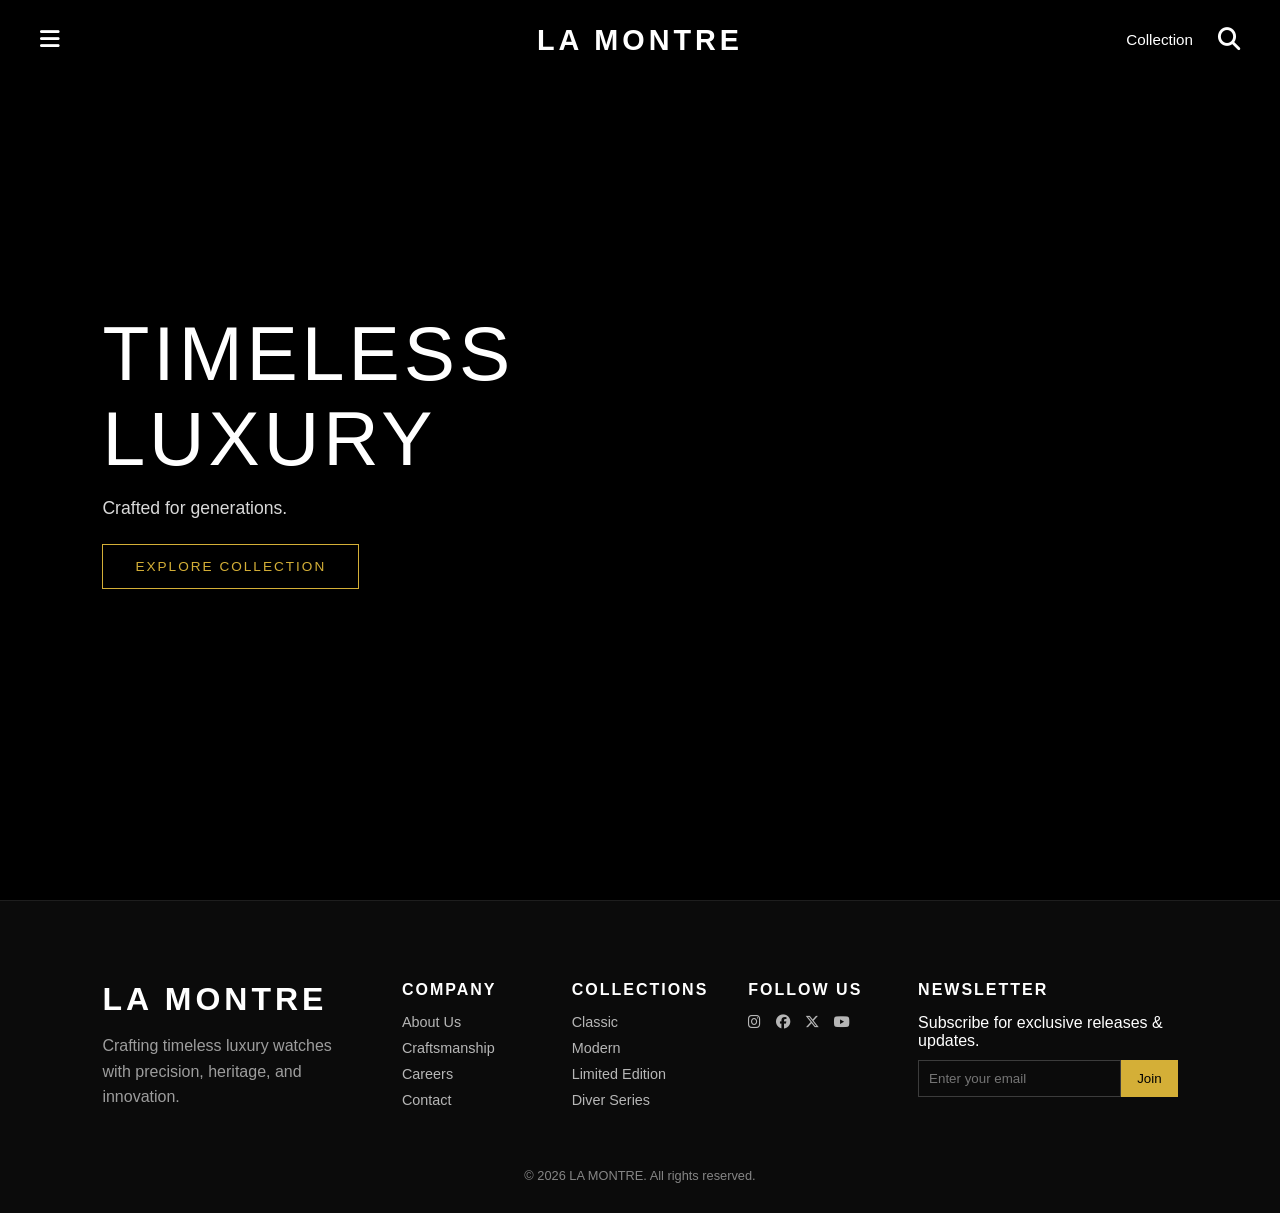
<file: index.html>
<!DOCTYPE html>
<html lang="en">
<head>
    <meta charset="UTF-8">
    <meta name="viewport" content="width=device-width, initial-scale=1.0">
    <meta name="description" content="La Montre luxury watches crafted with precision, heritage and innovation.">
    <meta name="keywords" content="Luxury Watches, Swiss Watches, La Montre, Premium Timepieces">
    <meta name="author" content="La Montre">



    <title>La Montre</title>

    <link rel="icon" type="image/png" href="logo.png">

    <link rel="stylesheet" href="style.css">
    <link rel="stylesheet" href="footer.css">

    <!-- Font Awesome -->
    <link rel="stylesheet"
          href="https://cdnjs.cloudflare.com/ajax/libs/font-awesome/6.5.1/css/all.min.css">

    <script src="functions.js" defer></script>
</head>

<body>

<!-- HEADER -->
<header class="header">

    <!-- LEFT -->
    <div class="header-left">
        <button class="hamburger" aria-label="Open navigation menu">
            <i class="fa-solid fa-bars"></i>
        </button>
    </div>

    <!-- CENTER (TRUE CENTER FIX) -->
    <div class="logo">
        <a href="#">LA MONTRE</a>
    </div>

    <!-- RIGHT -->
    <div class="header-right">

        <nav class="nav-menu">
            <ul>
                <li><a href="#">Collection</a></li>
            </ul>
        </nav>
        <button class="search-btn" aria-label="Search">
            <i class="fa-solid fa-magnifying-glass"></i>
        </button>

    </div>

</header>

<!-- Sidebar Menu -->
<aside id="sideMenu" class="side-menu">

    <div class="horizontal-links">
        <a href="featured-collection.html">Featured Collection</a>
        <a href="brand-story.html">Brand Story</a>
        <a href="featured-partners.html">Partners</a>
    </div>

    <hr>

    <div class="vertical-links">
        <a href="watch-showcase.html">Watch Showcase</a>
        <a href="latest-news.html">Latest News</a>
    </div>

</aside>

<!-- Overlay -->
<div id="overlay" class="overlay"></div>

<!-- HERO -->
<section class="hero">

    <!-- VIDEOS -->
    <div class="hero-video active">
        <video autoplay muted loop playsinline preload="metadata">
            <source src="watch 1.mp4" type="video/mp4">
        </video>
    </div>

    <div class="hero-video">
        <video autoplay muted loop playsinline preload="metadata">
            <source src="watch 2.mp4" type="video/mp4">
        </video>
    </div>

    <div class="hero-video">
        <video autoplay muted loop playsinline preload="metadata">
            <source src="watch 3.mp4" type="video/mp4">
        </video>
    </div>


    <!-- TEXT SLIDES -->
    <div class="hero-text active">
        <div class="text-inner">
            <h1>Timeless Luxury</h1>
            <p>Crafted for generations.</p>
            <a href="#collection" class="hero-btn">Explore Collection</a>
        </div>
    </div>

    <div class="hero-text">
        <div class="text-inner">
            <h1>Precision in Motion</h1>
            <p>Engineering elegance into every second.</p>
            <a href="#collection" class="hero-btn">Discover Craft</a>
        </div>
    </div>

    <div class="hero-text">
        <div class="text-inner">
            <h1>Modern Heritage</h1>
            <p>Where tradition meets innovation.</p>
            <a href="#collection" class="hero-btn">View Collection</a>
        </div>
    </div>

</section>

<footer class="footer">

    <div class="footer-container">

        <!-- BRAND -->
        <div class="footer-col brand">
            <h2>LA MONTRE</h2>
            <p>Crafting timeless luxury watches with precision, heritage, and innovation.</p>
        </div>

        <!-- COMPANY -->
        <div class="footer-col">
            <h3>Company</h3>
            <a href="#">About Us</a>
            <a href="#">Craftsmanship</a>
            <a href="#">Careers</a>
            <a href="#">Contact</a>
        </div>

        <!-- COLLECTIONS -->
        <div class="footer-col">
            <h3>Collections</h3>
            <a href="#">Classic</a>
            <a href="#">Modern</a>
            <a href="#">Limited Edition</a>
            <a href="#">Diver Series</a>
        </div>

        <!-- SOCIAL -->
        <div class="footer-col">
            <h3>Follow Us</h3>
            <div class="socials">
                <a href="#"><i class="fa-brands fa-instagram"></i></a>
                <a href="#"><i class="fa-brands fa-facebook"></i></a>
                <a href="#"><i class="fa-brands fa-x-twitter"></i></a>
                <a href="#"><i class="fa-brands fa-youtube"></i></a>
            </div>
        </div>

        <!-- NEWSLETTER -->
        <div class="footer-col newsletter">
            <h3>Newsletter</h3>
            <p>Subscribe for exclusive releases & updates.</p>

            <form>
                <input
                        type="email"
                        placeholder="Enter your email"
                        aria-label="Email address">
                <button type="submit">Join</button>
            </form>
        </div>

    </div>

    <div class="footer-bottom">
        <p>© 2026 LA MONTRE. All rights reserved.</p>
    </div>

</footer>

</body>

</html>
</file>
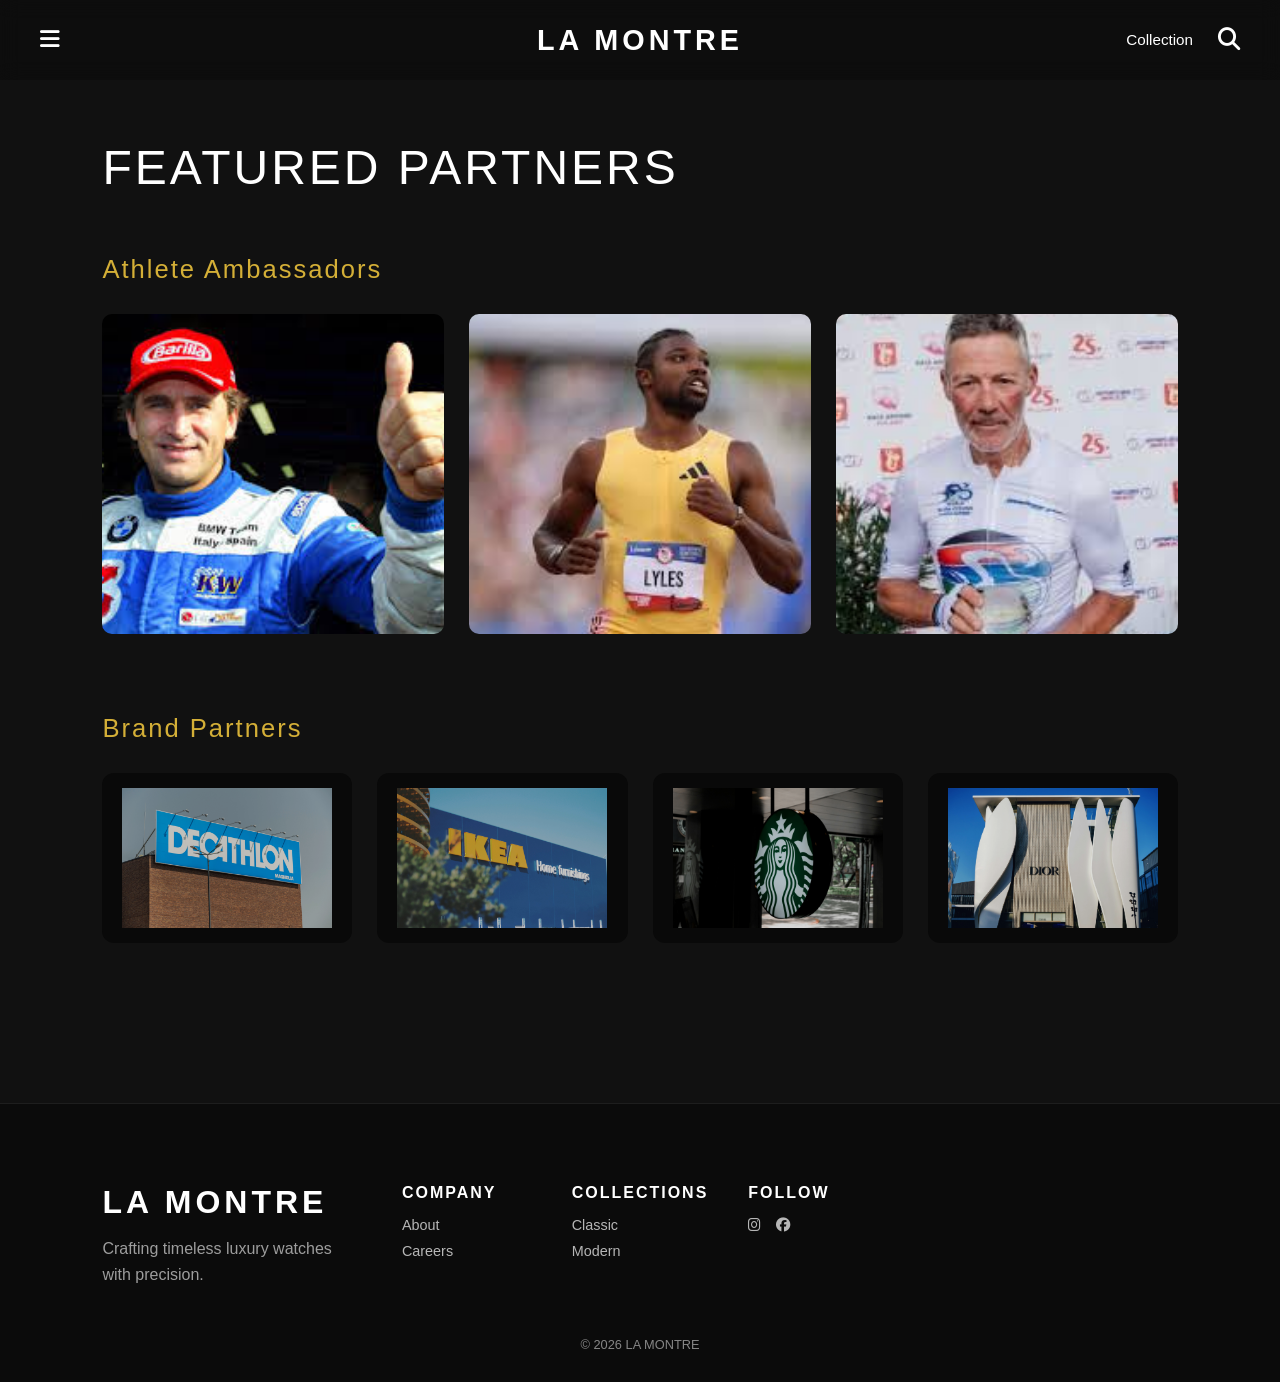
<file: featured-partners.html>
<!DOCTYPE html>
<html lang="en">
<head>
    <meta charset="UTF-8">
    <meta name="viewport" content="width=device-width, initial-scale=1.0">
    <title>Featured Partners | La Montre</title>
    <meta name="description" content="Luxury watches crafted with precision, heritage and innovation.">
    <meta name="keywords" content="Luxury Watches, Premium Watches, La Montre">
    <meta name="author" content="La Montre">

    <link rel="icon" type="image/png" href="logo.png">

    <link rel="stylesheet" href="style.css">
    <link rel="stylesheet" href="partners.css">
    <link rel="stylesheet" href="footer.css">

    <link rel="stylesheet"
          href="https://cdnjs.cloudflare.com/ajax/libs/font-awesome/6.5.1/css/all.min.css">

    <script src="functions.js" defer></script>
    <script src="partners.js" defer></script>
</head>

<body>

<!-- HEADER -->
<header class="header">

    <div class="header-left">
        <button class="hamburger">
            <i class="fa-solid fa-bars"></i>
        </button>
    </div>

    <div class="logo">
        <a href="index.html">LA MONTRE</a>
    </div>

    <div class="header-right">
        <nav class="nav-menu">
            <ul>
                <li><a href="#">Collection</a></li>
            </ul>
        </nav>

        <button class="search-btn">
            <i class="fa-solid fa-magnifying-glass"></i>
        </button>
    </div>

</header>

<!-- SIDEBAR -->
<aside id="sideMenu" class="side-menu">

    <div class="horizontal-links">
        <a href="featured-collection.html">Featured Collection</a>
        <a href="brand-story.html">Brand Story</a>
        <a href="partners.html">Partners</a>
    </div>

    <hr>

    <div class="vertical-links">
        <a href="watch-showcase.html">Watch Showcase</a>
        <a href="latest-news.html">Latest News</a>
    </div>

</aside>

<div id="overlay" class="overlay"></div>

<!-- MAIN -->
<main class="partners">

    <h1 class="page-title">Featured Partners</h1>

    <!-- ATHLETES -->
    <section class="block">

        <h2 class="block-title">Athlete Ambassadors</h2>

        <div class="athlete-grid">

            <div class="athlete-card">
                <img src="athlete1.jfif" loading="lazy" alt="">
                <div class="info">
                    <h3>Alex Carter</h3>
                    <p>Formula Racing Champion</p>
                </div>
            </div>

            <div class="athlete-card">
                <img src="athlete2.jfif" loading="lazy" alt="">
                <div class="info">
                    <h3>James Lee</h3>
                    <p>Olympic Sprinter</p>
                </div>
            </div>

            <div class="athlete-card">
                <img src="athlete3.jfif" loading="lazy" alt="">
                <div class="info">
                    <h3>Michael Torres</h3>
                    <p>Endurance Cyclist</p>
                </div>
            </div>

        </div>

    </section>

    <!-- BRANDS -->
    <section class="block">

        <h2 class="block-title">Brand Partners</h2>

        <div class="brand-grid">

            <div class="brand-card">
                <img src="brand1.jpg" loading="lazy" alt="">
            </div>

            <div class="brand-card">
                <img src="brand2.jpg" loading="lazy" alt="">
            </div>

            <div class="brand-card">
                <img src="brand3.jpg" loading="lazy" alt="">
            </div>

            <div class="brand-card">
                <img src="brand4.jpg" loading="lazy" alt="">
            </div>

        </div>

    </section>

</main>

<!-- FOOTER -->
<footer class="footer">
    <div class="footer-container">

        <div class="footer-col brand">
            <h2>LA MONTRE</h2>
            <p>Crafting timeless luxury watches with precision.</p>
        </div>

        <div class="footer-col">
            <h3>Company</h3>
            <a href="#">About</a>
            <a href="#">Careers</a>
        </div>

        <div class="footer-col">
            <h3>Collections</h3>
            <a href="#">Classic</a>
            <a href="#">Modern</a>
        </div>

        <div class="footer-col">
            <h3>Follow</h3>
            <div class="socials">
                <a href="#"><i class="fa-brands fa-instagram"></i></a>
                <a href="#"><i class="fa-brands fa-facebook"></i></a>
            </div>
        </div>

    </div>

    <div class="footer-bottom">
        <p>© 2026 LA MONTRE</p>
    </div>
</footer>

</body>
</html>
</file>
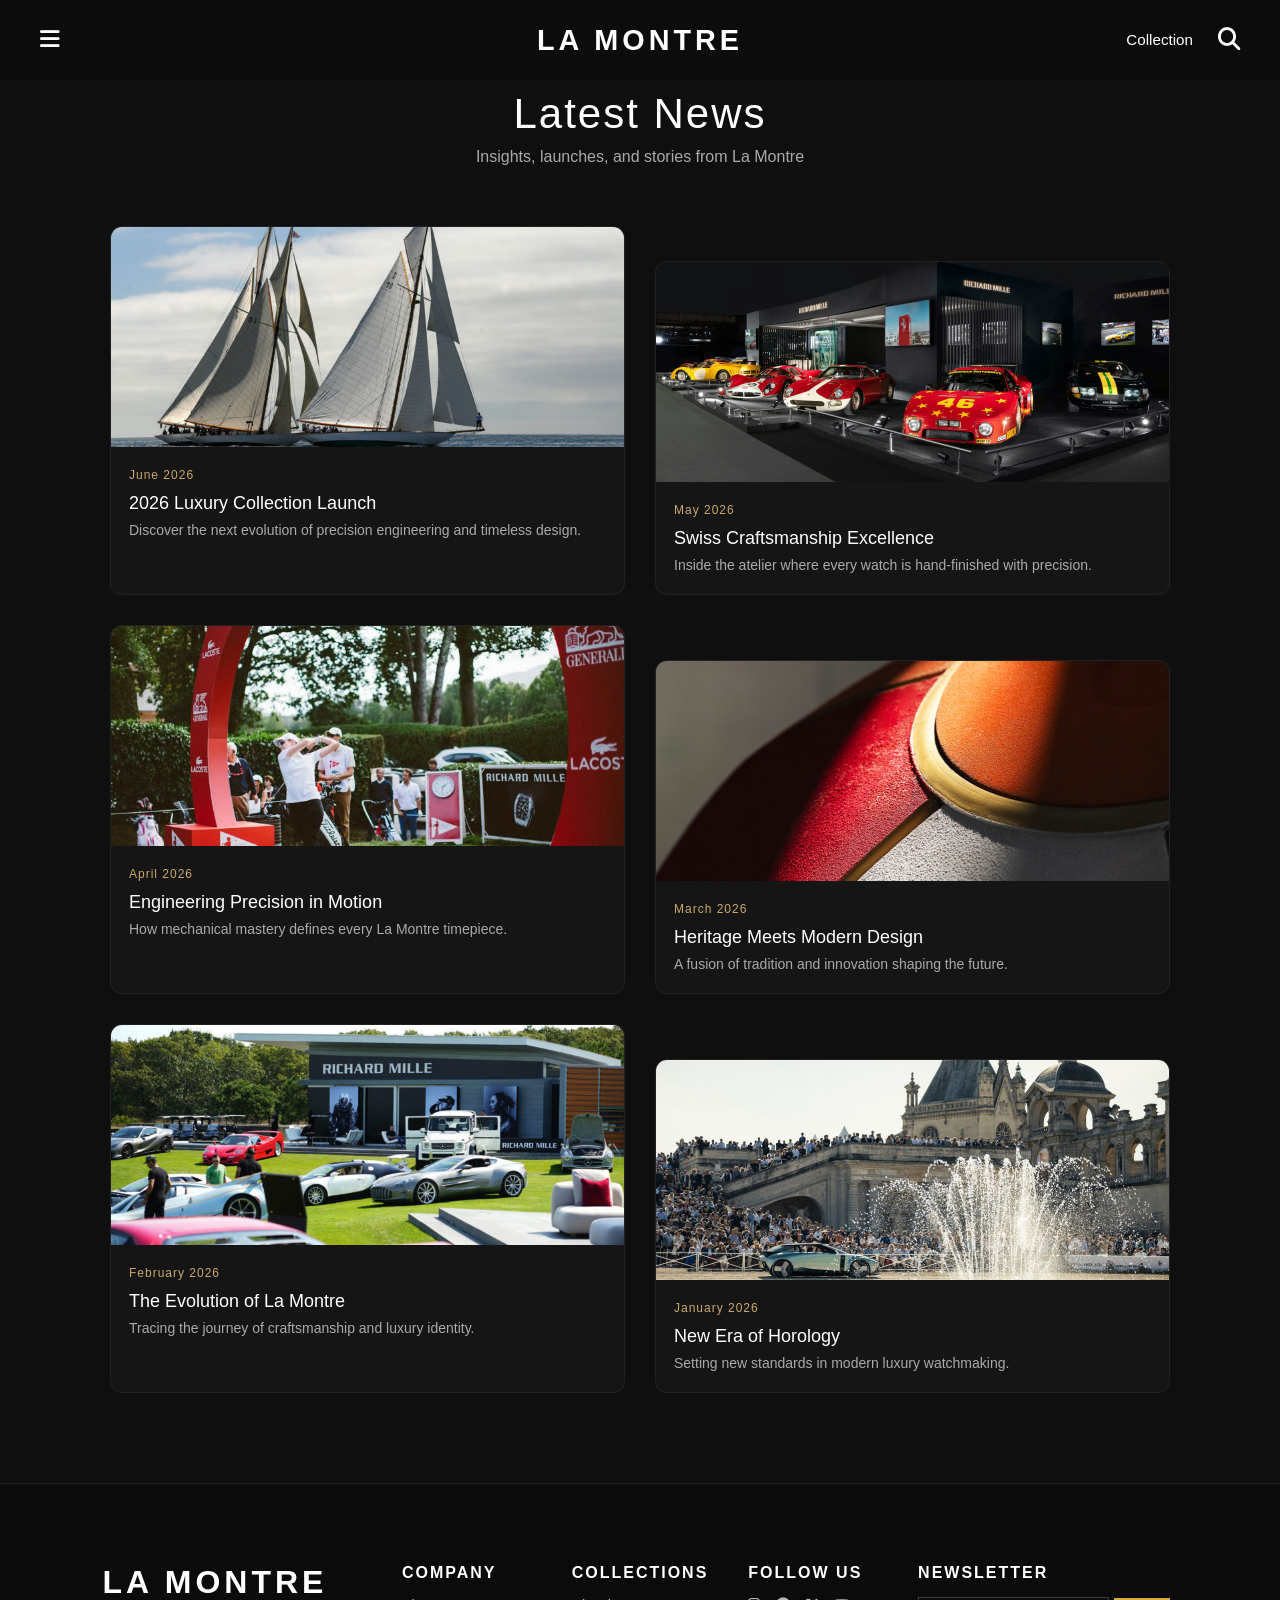
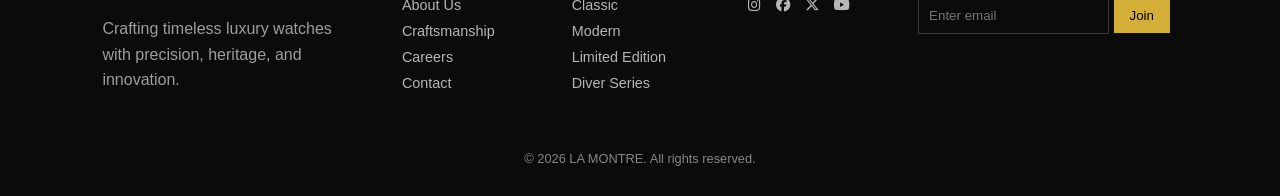
<file: latest-news.html>
<!DOCTYPE html>
<html lang="en">
<head>
    <meta charset="UTF-8">
    <meta name="viewport" content="width=device-width, initial-scale=1.0">
    <meta name="description" content="Luxury watches crafted with precision, heritage and innovation.">
    <meta name="keywords" content="Luxury Watches, Premium Watches, La Montre">
    <meta name="author" content="La Montre">

    <title>Latest News - La Montre</title>

    <link rel="icon" type="image/png" href="logo.png">

    <link rel="stylesheet" href="style.css">
    <link rel="stylesheet" href="footer.css">
    <link rel="stylesheet" href="news.css">

    <link rel="stylesheet"
          href="https://cdnjs.cloudflare.com/ajax/libs/font-awesome/6.5.1/css/all.min.css">

    <script src="functions.js" defer></script>
</head>

<body>

<!-- HEADER -->
<header class="header">

    <div class="header-left">
        <button class="hamburger">
            <i class="fa-solid fa-bars"></i>
        </button>
    </div>

    <div class="logo">
        <a href="index.html">LA MONTRE</a>
    </div>

    <div class="header-right">

        <nav class="nav-menu">
            <ul>
                <li><a href="#">Collection</a></li>
            </ul>
        </nav>

        <button class="search-btn">
            <i class="fa-solid fa-magnifying-glass"></i>
        </button>

    </div>

</header>

<!-- SIDEBAR -->
<aside id="sideMenu" class="side-menu">

    <div class="horizontal-links">
        <a href="featured-collection.html">Featured Collection</a>
        <a href="brand-story.html">Brand Story</a>
        <a href="featured-partners.html">Partners</a>
    </div>

    <hr>

    <div class="vertical-links">
        <a href="watch-showcase.html">Watch Showcase</a>
        <a href="latest-news.html" class="active">Latest News</a>
    </div>

</aside>

<div id="overlay" class="overlay"></div>

<!-- ================= NEWS ================= -->
<section class="news">

    <div class="container">

        <!-- HEADER -->
        <div class="section-header">
            <h1>Latest News</h1>
            <p>Insights, launches, and stories from La Montre</p>
        </div>

        <!-- GRID -->
        <div class="news-grid">

            <article class="news-card">
                <img src="news1.avif" alt="Luxury watch news" loading="lazy">
                <div class="news-content">
                    <span class="date">June 2026</span>
                    <h3>2026 Luxury Collection Launch</h3>
                    <p>Discover the next evolution of precision engineering and timeless design.</p>
                </div>
            </article>

            <article class="news-card">
                <img src="news2.avif" alt="Luxury watch news" loading="lazy">
                <div class="news-content">
                    <span class="date">May 2026</span>
                    <h3>Swiss Craftsmanship Excellence</h3>
                    <p>Inside the atelier where every watch is hand-finished with precision.</p>
                </div>
            </article>

            <article class="news-card">
                <img src="news3.avif" alt="Luxury watch news" loading="lazy">
                <div class="news-content">
                    <span class="date">April 2026</span>
                    <h3>Engineering Precision in Motion</h3>
                    <p>How mechanical mastery defines every La Montre timepiece.</p>
                </div>
            </article>

            <article class="news-card">
                <img src="news4.avif" alt="Luxury watch news" loading="lazy">
                <div class="news-content">
                    <span class="date">March 2026</span>
                    <h3>Heritage Meets Modern Design</h3>
                    <p>A fusion of tradition and innovation shaping the future.</p>
                </div>
            </article>

            <article class="news-card">
                <img src="news5.avif" alt="Luxury watch news" loading="lazy">
                <div class="news-content">
                    <span class="date">February 2026</span>
                    <h3>The Evolution of La Montre</h3>
                    <p>Tracing the journey of craftsmanship and luxury identity.</p>
                </div>
            </article>

            <article class="news-card">
                <img src="news6.avif" alt="Luxury watch news" loading="lazy">
                <div class="news-content">
                    <span class="date">January 2026</span>
                    <h3>New Era of Horology</h3>
                    <p>Setting new standards in modern luxury watchmaking.</p>
                </div>
            </article>

        </div>

    </div>

</section>

<!-- FOOTER -->
<footer class="footer">

    <div class="footer-container">

        <div class="footer-col brand">
            <h2>LA MONTRE</h2>
            <p>Crafting timeless luxury watches with precision, heritage, and innovation.</p>
        </div>

        <div class="footer-col">
            <h3>Company</h3>
            <a href="#">About Us</a>
            <a href="#">Craftsmanship</a>
            <a href="#">Careers</a>
            <a href="#">Contact</a>
        </div>

        <div class="footer-col">
            <h3>Collections</h3>
            <a href="#">Classic</a>
            <a href="#">Modern</a>
            <a href="#">Limited Edition</a>
            <a href="#">Diver Series</a>
        </div>

        <div class="footer-col">
            <h3>Follow Us</h3>
            <div class="socials">
                <a href="#"><i class="fa-brands fa-instagram"></i></a>
                <a href="#"><i class="fa-brands fa-facebook"></i></a>
                <a href="#"><i class="fa-brands fa-x-twitter"></i></a>
                <a href="#"><i class="fa-brands fa-youtube"></i></a>
            </div>
        </div>

        <div class="footer-col newsletter">
            <h3>Newsletter</h3>
            <input type="email" placeholder="Enter email">
            <button>Join</button>
        </div>

    </div>

    <div class="footer-bottom">
        <p>© 2026 LA MONTRE. All rights reserved.</p>
    </div>

</footer>

</body>
</html>
</file>
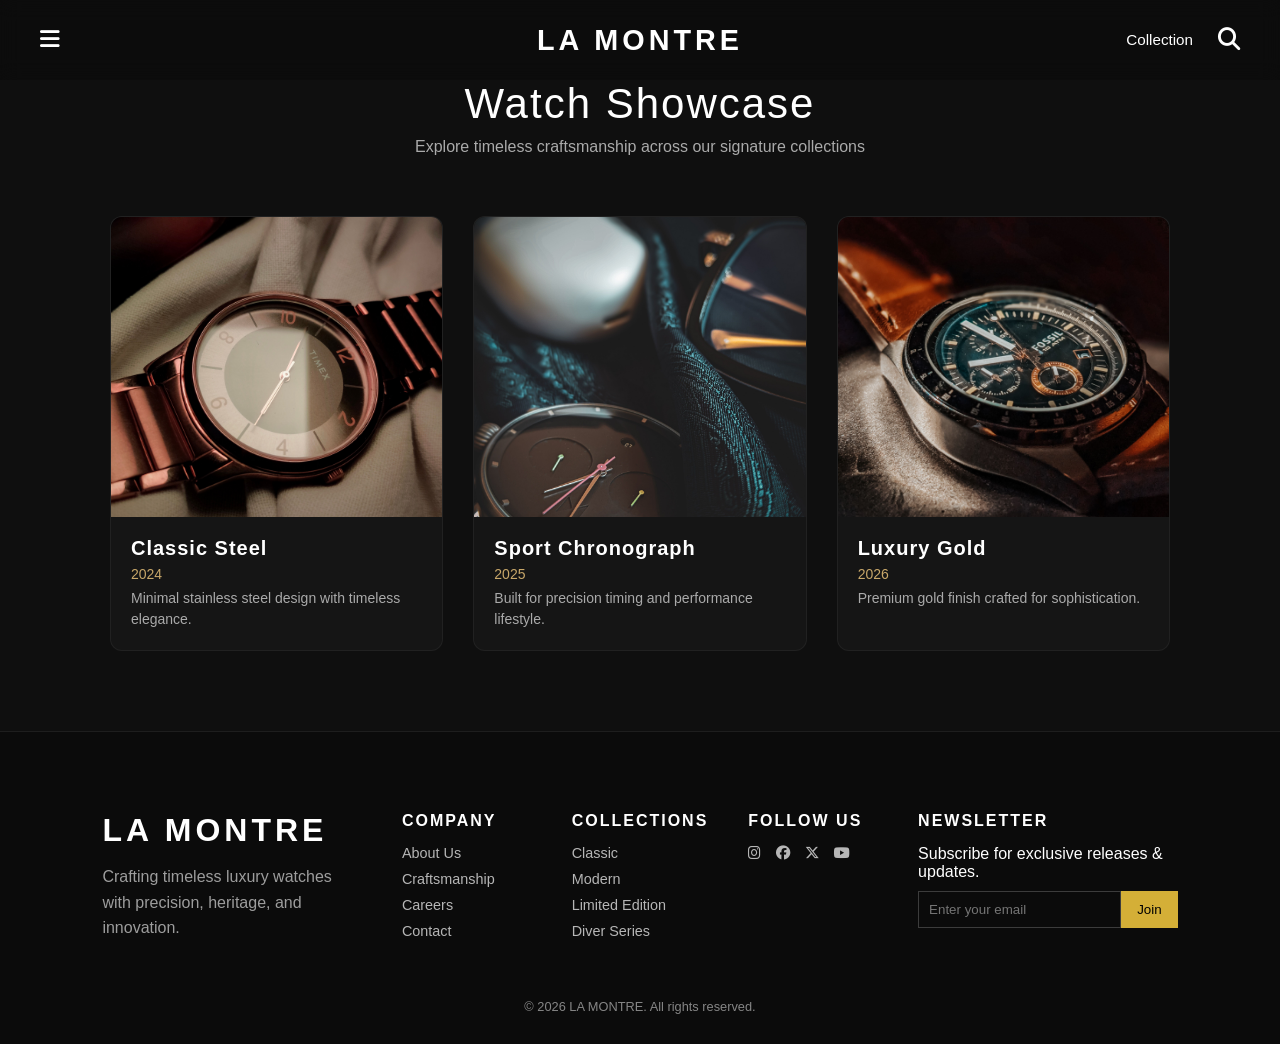
<file: watch-showcase.html>
<!DOCTYPE html>
<html lang="en">
<head>
    <meta charset="UTF-8">
    <meta name="viewport" content="width=device-width, initial-scale=1.0">
    <meta name="description" content="Luxury watches crafted with precision, heritage and innovation.">
    <meta name="keywords" content="Luxury Watches, Premium Watches, La Montre">
    <meta name="author" content="La Montre">

    <title>Watch Showcase - La Montre</title>

    <link rel="icon" type="image/png" href="logo.png">

    <link rel="stylesheet" href="style.css">
    <link rel="stylesheet" href="footer.css">
    <link rel="stylesheet" href="watch.css">

    <!-- Font Awesome -->
    <link rel="stylesheet"
          href="https://cdnjs.cloudflare.com/ajax/libs/font-awesome/6.5.1/css/all.min.css">

    <script src="functions.js" defer></script>
</head>

<body>

<!-- ================= HEADER (SAME AS HOMEPAGE) ================= -->
<header class="header">

    <div class="header-left">
        <button class="hamburger">
            <i class="fa-solid fa-bars"></i>
        </button>
    </div>

    <div class="logo">
        <a href="index.html">LA MONTRE</a>
    </div>

    <div class="header-right">

        <nav class="nav-menu">
            <ul>
                <li><a href="#">Collection</a></li>
            </ul>
        </nav>

        <button class="search-btn">
            <i class="fa-solid fa-magnifying-glass"></i>
        </button>

    </div>

</header>

<!-- ================= SIDEBAR (SAME SYSTEM) ================= -->
<aside id="sideMenu" class="side-menu">

    <div class="horizontal-links">
        <a href="featured-collection.html">Featured Collection</a>
        <a href="brand-story.html">Brand Story</a>
        <a href="featured-partners.html">Partners</a>
    </div>

    <hr>

    <div class="vertical-links">
        <a href="watch-showcase.html" class="active">Watch Showcase</a>
        <a href="latest-news.html">Latest News</a>
    </div>

</aside>

<div id="overlay" class="overlay"></div>

<!-- ================= PAGE CONTENT ================= -->
<section class="watch-section">

    <article class="container">

        <!-- TITLE -->
        <div class="section-header">
            <h1>Watch Showcase</h1>
            <p>Explore timeless craftsmanship across our signature collections</p>
        </div>

        <!-- CARD GRID -->
        <article class="watch-grid">

            <!-- CARD 1 -->
            <article class="watch-card">
                <img src="watch 1.jpg" alt="Classic Steel Watch" loading="lazy">
                <div class="watch-info">
                    <h3>Classic Steel</h3>
                    <p class="year">2024</p>
                    <p class="desc">Minimal stainless steel design with timeless elegance.</p>
                </div>
            </article>

            <!-- CARD 2 -->
            <article class="watch-card">
                <img src="watch 2.jpg" alt="Classic Steel Watch" loading="lazy">
                <div class="watch-info">
                    <h3>Sport Chronograph</h3>
                    <p class="year">2025</p>
                    <p class="desc">Built for precision timing and performance lifestyle.</p>
                </div>
            </article>

            <!-- CARD 3 -->
            <article class="watch-card">
                <img src="watch 3.jpg" alt="Classic Steel Watch" loading="lazy">
                <div class="watch-info">
                    <h3>Luxury Gold</h3>
                    <p class="year">2026</p>
                    <p class="desc">Premium gold finish crafted for sophistication.</p>
                </div>
            </article>

        </div>

    </div>

</section>

<!-- ================= FOOTER (SAME AS HOMEPAGE) ================= -->
<footer class="footer">

    <div class="footer-container">

        <div class="footer-col brand">
            <h2>LA MONTRE</h2>
            <p>Crafting timeless luxury watches with precision, heritage, and innovation.</p>
        </div>

        <div class="footer-col">
            <h3>Company</h3>
            <a href="#">About Us</a>
            <a href="#">Craftsmanship</a>
            <a href="#">Careers</a>
            <a href="#">Contact</a>
        </div>

        <div class="footer-col">
            <h3>Collections</h3>
            <a href="#">Classic</a>
            <a href="#">Modern</a>
            <a href="#">Limited Edition</a>
            <a href="#">Diver Series</a>
        </div>

        <div class="footer-col">
            <h3>Follow Us</h3>
            <div class="socials">
                <a href="#"><i class="fa-brands fa-instagram"></i></a>
                <a href="#"><i class="fa-brands fa-facebook"></i></a>
                <a href="#"><i class="fa-brands fa-x-twitter"></i></a>
                <a href="#"><i class="fa-brands fa-youtube"></i></a>
            </div>
        </div>

        <div class="footer-col newsletter">
            <h3>Newsletter</h3>
            <p>Subscribe for exclusive releases & updates.</p>

            <form>
                <input type="email" placeholder="Enter your email">
                <button type="submit">Join</button>
            </form>
        </div>

    </div>

    <div class="footer-bottom">
        <p>© 2026 LA MONTRE. All rights reserved.</p>
    </div>

</footer>

</body>
</html>
</file>
<file: style.css>
/* =========================
   RESET
========================= */



*{
    margin:0;
    padding:0;
    box-sizing:border-box;
}

body{
    font-family:Arial, Helvetica, sans-serif;
    background:#111;
    overflow-x: hidden;
}

/* =========================
   HEADER
========================= */

.header{
    position:fixed;
    top:0;
    left:0;

    width:100%;
    height:80px;

    display:flex;
    align-items:center;

    padding:0 40px;

    background:rgba(0,0,0,0.2);
    backdrop-filter:blur(10px);

    z-index:1000;
}

/*========================
   LEFT SECTION
========================= */

.header-left{
    flex:1;
    display:flex;
    justify-content:flex-start;
    align-items:center;
}
.logo{
    flex:1;
    display:flex;
    justify-content:center;
    align-items:center;
}

.logo a{
    text-decoration:none;
    color:white;
    font-size:1.8rem;
    font-weight:bold;
    letter-spacing:4px;
}
.header-right{
    flex:1;
    display:flex;
    justify-content:flex-end;
    align-items:center;
    gap:25px;
}

/* =========================
   NAVIGATION
========================= */

.nav-menu ul{
    display:flex;
    align-items:center;
    gap:35px;

    list-style:none;
}

.nav-menu a{
    text-decoration:none;
    color:white;
    font-size:0.95rem;
    transition:0.3s;
}

.nav-menu ul{
    display:flex;
    align-items:center;
    gap:25px;
    list-style:none;
}
.nav-menu a:hover{
    color:#d4af37;
}

/* =========================
   BUTTONS
========================= */

.hamburger,
.search-btn{
    background:none;
    border:none;

    color:white;
    font-size:1.4rem;

    cursor:pointer;

    transition:0.3s;
}

.hamburger:hover,
.search-btn:hover{
    color:#d4af37;
}

/* =========================
   SIDEBAR MENU
========================= */

.side-menu{
    position:fixed;

    top:0;
    left:-300px;

    width:300px;
    height:100vh;

    background:#111;

    display:flex;
    flex-direction:column;

    padding:90px 30px;

    transition:0.4s ease;

    z-index:1200;
}
.horizontal-links{
    display:flex;
    flex-wrap:wrap;
    gap:15px;
    margin-bottom:20px;
}

.vertical-links{
    display:flex;
    flex-direction:column;
}
.side-menu.active{
    left:0;
}

.side-menu a{
    text-decoration:none;
    color:white;

    padding:15px 0;

    border-bottom:1px solid rgba(255,255,255,0.1);

    transition:0.3s;
}

.side-menu a:hover{
    color:#d4af37;
}

.side-menu hr{
    margin:20px 0;
    border:none;
    border-top:1px solid #333;
}

/* =========================
   CLOSE BUTTON
========================= */

.close-btn{
    position:absolute;

    top:20px;
    right:20px;

    background:none;
    border:none;

    color:white;
    font-size:2rem;

    cursor:pointer;
}

/* =========================
   OVERLAY
========================= */

.overlay{
    position:fixed;
    inset:0;

    background:rgba(0,0,0,0.6);

    opacity:0;
    visibility:hidden;

    transition:0.3s;

    z-index:1100;
}

.overlay.active{
    opacity:1;
    visibility:visible;
}

/* =========================
   DEMO HERO SECTION
========================= */
.hero {
    position: relative;
    height: 100vh;
    overflow: hidden;
    background: #000;
}

/* =========================
   VIDEO LAYERS
========================= */
.hero-video {
    position: absolute;
    inset: 0;
    opacity: 0;
    transition: opacity 0.9s ease;
    z-index: 0;
}


.hero-video.active {
    opacity: 1;
}

/* video fill */
.hero-video video {
    width: 100%;
    height: 100%;
    object-fit: cover;
    transform:scale(1.08);
    transition:transform .2s linear;
}

/* =========================
   DARK OVERLAY (for luxury look)
========================= */
.hero::after {
    content: "";
    position: absolute;
    inset: 0;

    background:
        linear-gradient(
            to top,
            rgba(0,0,0,.75),
            rgba(0,0,0,.35),
            rgba(0,0,0,.45)
        );

    z-index: 1;
}

/* =========================
   TEXT LAYERS (CINEMATIC STYLE)
========================= */
.hero-text {
    position: absolute;
    inset: 0;

    display: flex;
    align-items: center;
    justify-content: flex-start;

    padding: 0 8vw;

    color: white;

    opacity: 0;
    transform: translateY(25px);
    transition: opacity 0.9s ease, transform 0.9s ease;

    z-index: 2;
}

/* active text */
.hero-text.active {
    opacity: 1;
    transform: translateY(0);
}

/* inner container */
.text-inner {
    max-width: 520px;
}
.hero-text.active .text-inner {
    animation: luxuryFade 1.2s ease;
}

@keyframes luxuryFade {
    from {
        opacity: 0;
        transform: translateY(40px);
    }

    to {
        opacity: 1;
        transform: translateY(0);
    }
}

/* typography */
.hero-text h1 {
    font-size: clamp(3rem, 6vw, 6rem);
    font-weight: 300;
    text-transform: uppercase;
    letter-spacing: 4px;
    margin-bottom: 15px;
    line-height: 1.1;
}
.hero-text p {
    font-size: 1.1rem;
    opacity: 0.85;
    margin-bottom: 22px;
    line-height: 1.5;
}

/* button */
.hero-btn {
    display: inline-block;
    padding: 14px 32px;

    border: 1px solid #d4af37;
    color: #d4af37;

    text-decoration: none;
    text-transform: uppercase;
    letter-spacing: 2px;
    font-size: 0.85rem;

    transition: all 0.35s ease;
}

.hero-btn:hover {
    background: #d4af37;
    color: #000;
}

/* =========================
   REMOVE OLD CENTER CONTENT (safety)
========================= */
.hero-content {
    display: none;
}
/* =========================
   MOBILE
========================= */

@media(max-width:900px){

    .nav-menu{
        display:none;
    }

    .logo a{
        font-size:1.4rem;
    }

    .header{
        padding:0 20px;
    }
}



@media(max-width:480px){

    .header{
        height:70px;
        padding:0 15px;
    }

    .logo a{
        font-size:1rem;
        letter-spacing:2px;
    }

    .hero-text{
        padding:0 25px;
        justify-content:center;
        text-align:center;
    }

    .hero-text h1{
        font-size:2rem;
    }

    .hero-text p{
        font-size:.95rem;
    }

    .hero-btn{
        padding:12px 24px;
        font-size:.75rem;
    }

    .side-menu{
        width:260px;
    }
}

img {
    max-width: 100%;
    display: block;
}


.reveal {
    opacity: 0;
    transform: translateY(40px);
    transition: all 0.6s ease;
}

.reveal.show {
    opacity: 1;
    transform: translateY(0);
}

@media (max-width: 360px) {

    .hero-text h1 {
        font-size: 1.6rem;
    }

    .logo a {
        font-size: 0.9rem;
    }
}

html{
    scroll-behavior:smooth;
}



/* =========================
   TABLET (768px+)
========================= */
@media (min-width: 768px) {
    .container {
        padding: 0 20px;
    }

    .news-grid {
        grid-template-columns: repeat(2, 1fr);
    }
}

/* =========================
   LAPTOP (1024px+)
========================= */
@media (min-width: 1024px) {
    .container {
        max-width: 1100px;
        margin: auto;
    }
}

/* =========================
   DESKTOP (1440px+)
========================= */
@media (min-width: 1440px) {
    .container {
        max-width: 1300px;
    }

    .hero-text h1 {
        font-size: 6rem;
    }
}
</file>
<file: footer.css>
.footer {
    background: #0b0b0b;
    color: #fff;
    padding: 80px 8% 30px;
    border-top: 1px solid rgba(255,255,255,0.08);
    margin-top: 0px;
}

/* GRID */
.footer-container {
    display: grid;
    grid-template-columns: 2fr 1fr 1fr 1fr 2fr;
    gap: 40px;
}

/* BRAND */
.footer-col.brand h2 {
    font-size: 2rem;
    letter-spacing: 4px;
    margin-bottom: 15px;
}

.footer-col.brand p {
    color: rgba(255,255,255,0.6);
    line-height: 1.6;
}

/* HEADINGS */
.footer-col h3 {
    margin-bottom: 15px;
    font-size: 1rem;
    letter-spacing: 2px;
    text-transform: uppercase;
}

/* LINKS */
.footer-col a {
    display: block;
    color: rgba(255,255,255,0.7);
    text-decoration: none;
    margin-bottom: 10px;
    transition: 0.3s;
    font-size: 0.9rem;
}

.footer-col a:hover {
    color: #d4af37;
}

/* SOCIAL */
.socials {
    display: flex;
    gap: 15px;
    font-size: 1.2rem;
}

.socials a {
    color: rgba(255,255,255,0.7);
    transition: 0.3s;
}

.socials a:hover {
    color: #d4af37;
}

/* NEWSLETTER */
.newsletter form {
    display: flex;
    margin-top: 10px;
}

.newsletter input {
    flex: 1;
    padding: 10px;
    border: 1px solid rgba(255,255,255,0.2);
    background: transparent;
    color: white;
    outline: none;
}

.newsletter button {
    padding: 10px 16px;
    border: none;
    background: #d4af37;
    color: black;
    cursor: pointer;
    transition: 0.3s;
}

.newsletter button:hover {
    background: #b8922e;
}

/* BOTTOM */
.footer-bottom {
    margin-top: 50px;
    text-align: center;
    font-size: 0.8rem;
    color: rgba(255,255,255,0.5);
}

/* RESPONSIVE */
@media (max-width: 1000px) {
    .footer-container {
        grid-template-columns: 1fr 1fr;
    }
}

@media (max-width: 600px) {
    .footer-container {
        grid-template-columns: 1fr;
        text-align: center;
    }

    .socials {
        justify-content: center;
    }

    .newsletter form {
        flex-direction: column;
    }

    .newsletter button {
        margin-top: 10px;
    }
}

@media (max-width: 480px) {

    .footer {
        padding: 60px 20px 25px;
    }

    .footer-col.brand h2 {
        font-size: 1.6rem;
    }

    .footer-col h3 {
        font-size: 0.9rem;
    }
}



/* =========================
   TABLET (768px+)
========================= */
@media (min-width: 768px) {
    .container {
        padding: 0 20px;
    }

    .news-grid {
        grid-template-columns: repeat(2, 1fr);
    }
}

/* =========================
   LAPTOP (1024px+)
========================= */
@media (min-width: 1024px) {
    .container {
        max-width: 1100px;
        margin: auto;
    }
}

/* =========================
   DESKTOP (1440px+)
========================= */
@media (min-width: 1440px) {
    .container {
        max-width: 1300px;
    }

    .hero-text h1 {
        font-size: 6rem;
    }
}
</file>
<file: partners.css>
/* =========================
   BASE PAGE
========================= */

.partners {
    padding: 140px 8vw 80px;
    background: #111;
    color: white;
}

.page-title {
    font-size: 3rem;
    font-weight: 300;
    letter-spacing: 3px;
    margin-bottom: 60px;
    text-transform: uppercase;
}

/* =========================
   SECTION BLOCK
========================= */

.block {
    margin-bottom: 80px;
}

.block-title {
    font-size: 1.6rem;
    font-weight: 300;
    letter-spacing: 2px;
    margin-bottom: 30px;
    color: #d4af37;
}

/* =========================
   ATHLETE GRID
========================= */

.athlete-grid {
    display: grid;
    grid-template-columns: repeat(auto-fit, minmax(220px, 1fr));
    gap: 25px;
}

.athlete-card {
    position: relative;
    overflow: hidden;
    cursor: pointer;
    border-radius: 10px;
}

.athlete-card img {
    width: 100%;
    height: 320px;
    object-fit: cover;
    display: block;
    transition: transform 0.6s ease;
}

.athlete-card .info {
    position: absolute;
    inset: 0;
    display: flex;
    flex-direction: column;
    justify-content: flex-end;
    padding: 20px;

    background: linear-gradient(to top, rgba(0,0,0,0.85), transparent);

    opacity: 0;
    transform: translateY(20px);
    transition: 0.4s ease;
}

.athlete-card:hover img {
    transform: scale(1.1);
}

.athlete-card:hover .info {
    opacity: 1;
    transform: translateY(0);
}

.athlete-card h3 {
    font-weight: 400;
    font-size: 1.2rem;
}

.athlete-card p {
    font-size: 0.85rem;
    opacity: 0.8;
}

/* =========================
   BRAND GRID (NO CROPPING)
========================= */

.brand-grid {
    display: grid;
    grid-template-columns: repeat(auto-fit, minmax(180px, 1fr));
    gap: 25px;
}

/* BRAND CARD */
.brand-card {
    position: relative;
    height: 170px;

    display: flex;
    align-items: center;
    justify-content: center;

    overflow: hidden;
    border-radius: 12px;

    background: #0a0a0a;

    cursor: pointer;

    padding: 15px;
    border: none;
}

/* NO CROPPING IMAGE */
.brand-card img {
    max-width: 100%;
    max-height: 100%;

    width: auto;
    height: auto;

    object-fit: contain;

    display: block;

    transition: transform 0.5s ease;
}

/* hover effect */
.brand-card:hover img {
    transform: scale(1.05);
}

/* subtle overlay */
.brand-card::after {
    content: "";
    position: absolute;
    inset: 0;

    background: rgba(0,0,0,0.12);
    transition: 0.3s ease;
}

.brand-card:hover::after {
    background: rgba(0,0,0,0.05);
}

/* =========================
   RESPONSIVE
========================= */

@media (max-width: 768px) {

    .partners {
        padding: 120px 20px 60px;
    }

    .page-title {
        font-size: 2.2rem;
        margin-bottom: 40px;
    }

    .athlete-card img {
        height: 260px;
    }

    .brand-card {
        height: 140px;
        padding: 10px;
    }
}



/* =========================
   TABLET (768px+)
========================= */
@media (min-width: 768px) {
    .container {
        padding: 0 20px;
    }

    .news-grid {
        grid-template-columns: repeat(2, 1fr);
    }
}

/* =========================
   LAPTOP (1024px+)
========================= */
@media (min-width: 1024px) {
    .container {
        max-width: 1100px;
        margin: auto;
    }
}

/* =========================
   DESKTOP (1440px+)
========================= */
@media (min-width: 1440px) {
    .container {
        max-width: 1300px;
    }

    .hero-text h1 {
        font-size: 6rem;
    }
}
</file>
<file: news.css>
body {
    margin: 0;
    font-family: Arial, sans-serif;
    background: #0f0f0f;
    color: white;
}

/* PAGE */
.news {
    padding: 90px 40px;
}

.container {
    max-width: 1100px;
    margin: auto;
}

/* HEADER */
.section-header {
    text-align: center;
    margin-bottom: 60px;
}

.section-header h1 {
    font-size: 42px;
    font-weight: 300;
    letter-spacing: 2px;
}

.section-header p {
    color: #aaa;
    margin-top: 10px;
}

/* GRID */
.news-grid {
    display: grid;
    grid-template-columns: repeat(2, 1fr);
    gap: 30px;
}

/* CARD */
.news-card {
    background: #151515;
    border-radius: 12px;
    overflow: hidden;
    border: 1px solid rgba(255,255,255,0.05);
    opacity: 0;
    transform: translateY(40px);
    transition: all 0.4s ease;
    position: relative;
}

.news-card.show {
    opacity: 1;
    transform: translateY(0);
}

/* ⭐ STAGGER EFFECT (KEY PART) */
.news-card:nth-child(2n) {
    margin-top: 35px;
}

/* HOVER */
.news-card:hover {
    transform: translateY(-10px);
    border-color: rgba(255,255,255,0.2);
}


/* IMAGE */
.news-card img {
    width: 100%;
    height: 220px;
    object-fit: cover;
}

/* CONTENT */
.news-content {
    padding: 18px;
}

.date {
    color: #c9a86a;
    font-size: 12px;
    letter-spacing: 1px;
}

.news-content h3 {
    margin: 10px 0 6px;
    font-size: 18px;
    font-weight: 400;
}

.news-content p {
    color: #aaa;
    font-size: 14px;
    line-height: 1.5;
}

/* RESPONSIVE */
@media (max-width: 800px) {
    .news-grid {
        grid-template-columns: 1fr;
    }

    .news-card:nth-child(2n) {
        transform: none;
    }

    .news-card:nth-child(2n):hover {
        transform: translateY(-6px);
    }
}


@media (max-width: 768px) {

    .news-grid {
        grid-template-columns: 1fr;
    }

    .section-header h1 {
        font-size: 28px;
    }

    .news-card img {
        height: 220px;
    }
}


@media (max-width: 480px) {

    .news {
        padding: 60px 20px;
    }

    .section-header h1 {
        font-size: 26px;
    }

    .news-card img {
        height: 200px;
    }

    .news-card:nth-child(2n) {
        margin-top: 0;
    }
}


/* =========================
   TABLET (768px+)
========================= */
@media (min-width: 768px) {
    .container {
        padding: 0 20px;
    }

    .news-grid {
        grid-template-columns: repeat(2, 1fr);
    }
}

/* =========================
   LAPTOP (1024px+)
========================= */
@media (min-width: 1024px) {
    .container {
        max-width: 1100px;
        margin: auto;
    }
}

/* =========================
   DESKTOP (1440px+)
========================= */
@media (min-width: 1440px) {
    .container {
        max-width: 1300px;
    }

    .hero-text h1 {
        font-size: 6rem;
    }
}
</file>
<file: watch.css>
body {
    margin: 0;
    font-family: Arial, sans-serif;
    background: #0f0f0f;
    color: white;
}

/* SECTION */
.watch-section {
    padding: 80px 40px;
}

/* CONTAINER */
.container {
    max-width: 1100px;
    margin: auto;
}

/* HEADER */
.section-header {
    text-align: center;
    margin-bottom: 60px;
}

.section-header h1 {
    font-size: 42px;
    font-weight: 300;
    letter-spacing: 2px;
}

.section-header p {
    color: #aaa;
    margin-top: 10px;
}

/* GRID */
.watch-grid {
    display: grid;
    grid-template-columns: repeat(auto-fit, minmax(250px, 1fr));
    gap: 30px;
}

/* CARD */
.watch-card {
    background: #151515;
    border-radius: 12px;
    overflow: hidden;
    opacity: 0;
    transform: translateY(40px);
    transition: all 0.6s ease;
    cursor: pointer;
    border: 1px solid rgba(255,255,255,0.05);
}

/* when visible */
.watch-card.show {
    opacity: 1;
    transform: translateY(0);
}

.watch-card:hover {
    transform: translateY(-8px);
    border-color: rgba(255,255,255,0.2);
}

/* IMAGE */
.watch-card img {
    width: 100%;
    height: 300px;
    object-fit: cover;
}

/* INFO */
.watch-info {
    padding: 20px;
}

.watch-info h3 {
    margin: 0;
    font-size: 20px;
    letter-spacing: 1px;
}

.year {
    color: #c9a86a;
    font-size: 14px;
    margin: 6px 0;
}

.desc {
    color: #aaa;
    font-size: 14px;
    line-height: 1.5;
}


@media (max-width: 480px) {

    .watch-section {
        padding: 60px 20px;
    }

    .section-header h1 {
        font-size: 26px;
    }

    .watch-card img {
        height: 220px;
    }
}


/* =========================
   TABLET (768px+)
========================= */
@media (min-width: 768px) {
    .container {
        padding: 0 20px;
    }

    .news-grid {
        grid-template-columns: repeat(2, 1fr);
    }
}

/* =========================
   LAPTOP (1024px+)
========================= */
@media (min-width: 1024px) {
    .container {
        max-width: 1100px;
        margin: auto;
    }
}

/* =========================
   DESKTOP (1440px+)
========================= */
@media (min-width: 1440px) {
    .container {
        max-width: 1300px;
    }

    .hero-text h1 {
        font-size: 6rem;
    }
}
</file>
